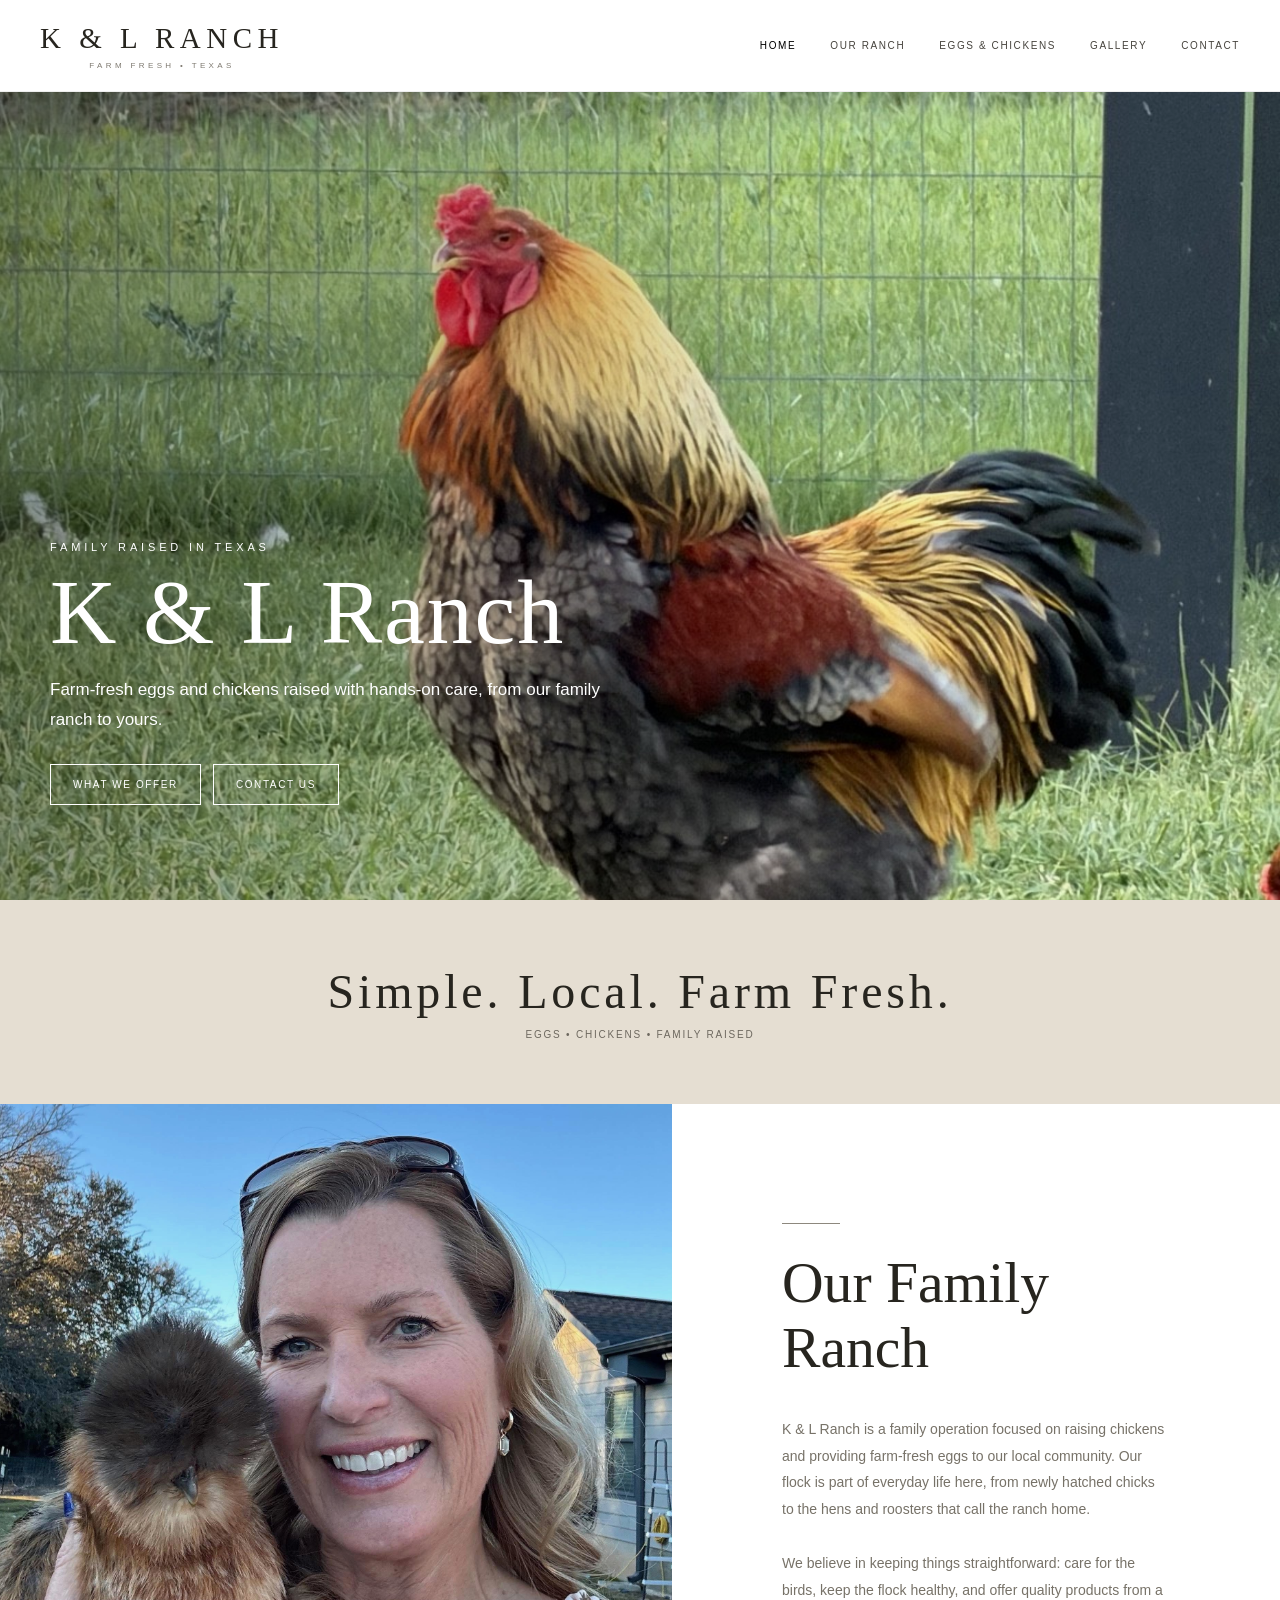
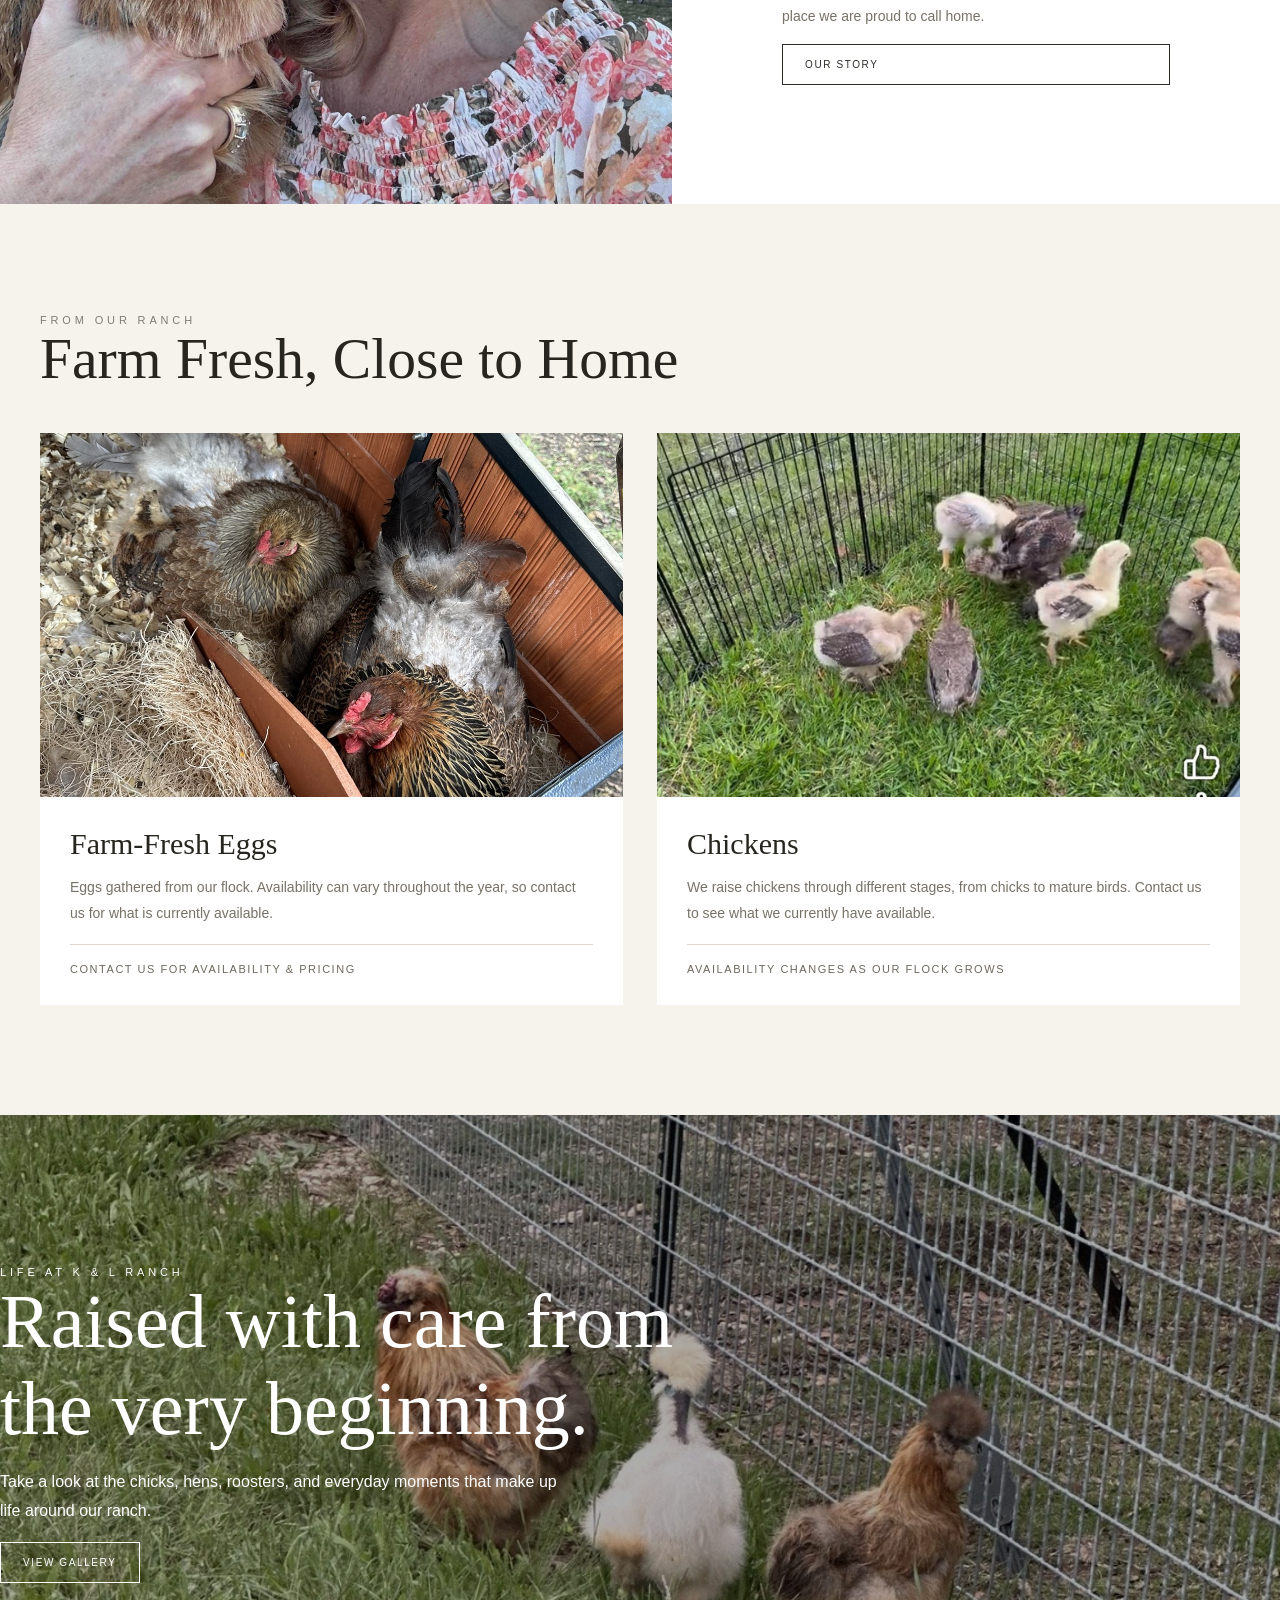
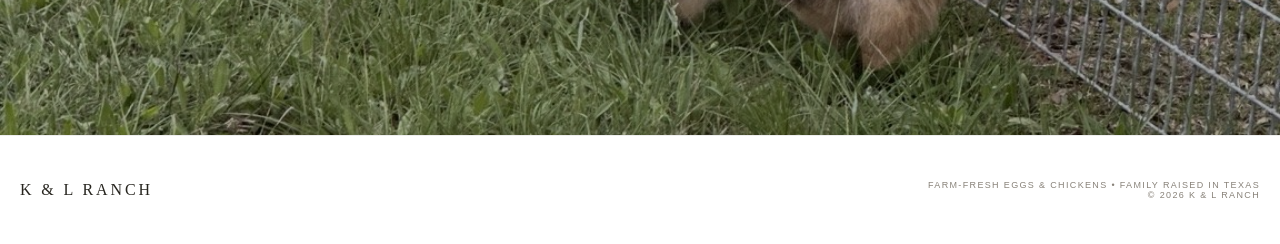
<file: index.html>
<!doctype html><html lang="en"><head><meta charset="utf-8">
<meta name="viewport" content="width=device-width,initial-scale=1,viewport-fit=cover">
<meta name="theme-color" content="#f6f3ed">
<meta name="description" content="K & L Ranch offers farm-fresh eggs and chickens raised with care in Texas.">
<title>K & L Ranch | Farm-Fresh Eggs & Chickens</title><link rel="stylesheet" href="/assets/styles.css"></head>
<body><header class="site-header"><div class="header-inner">
<a class="brand" href="/">K &amp; L RANCH<span>FARM FRESH • TEXAS</span></a>
<button class="menu-btn" aria-label="Open navigation">☰</button><nav class="nav"><a class="active" href="/">Home</a><a class="" href="/our-ranch/">Our Ranch</a><a class="" href="/eggs-chickens/">Eggs & Chickens</a><a class="" href="/gallery/">Gallery</a><a class="" href="/contact/">Contact</a></nav>
</div></header>
<main>
<section class="hero home"><div class="hero-content"><div class="kicker">Family Raised in Texas</div>
<h1>K &amp; L Ranch</h1><p>Farm-fresh eggs and chickens raised with hands-on care, from our family ranch to yours.</p>
<div class="cta-row"><a class="btn light" href="/eggs-chickens/">What We Offer</a><a class="btn light" href="/contact/">Contact Us</a></div></div></section>
<section class="intro-band"><h2>Simple. Local. Farm Fresh.</h2><p>Eggs • Chickens • Family Raised</p></section>
<section class="split"><div class="media"><img src="/assets/images/family-ranch.jpg" alt="K & L Ranch family life"></div>
<div class="copy"><div class="rule"></div><h2>Our Family Ranch</h2><p>K &amp; L Ranch is a family operation focused on raising chickens and providing farm-fresh eggs to our local community. Our flock is part of everyday life here, from newly hatched chicks to the hens and roosters that call the ranch home.</p><p>We believe in keeping things straightforward: care for the birds, keep the flock healthy, and offer quality products from a place we are proud to call home.</p><a class="btn dark" href="/our-ranch/">Our Story</a></div></section>
<section class="section"><div class="container"><div class="kicker" style="color:#827c73">From Our Ranch</div><h2 class="section-title">Farm Fresh, Close to Home</h2>
<div class="cards"><article class="card"><img src="/assets/images/hens-coop.jpg" alt="Hens at K & L Ranch"><div class="card-body"><h3>Farm-Fresh Eggs</h3><p>Eggs gathered from our flock. Availability can vary throughout the year, so contact us for what is currently available.</p><div class="price-line">Contact us for availability &amp; pricing</div></div></article>
<article class="card"><img src="/assets/images/growing-chicks.jpg" alt="Young chickens at K & L Ranch"><div class="card-body"><h3>Chickens</h3><p>We raise chickens through different stages, from chicks to mature birds. Contact us to see what we currently have available.</p><div class="price-line">Availability changes as our flock grows</div></div></article></div></div></section>
<section class="banner"><div class="container"><div class="kicker">Life at K &amp; L Ranch</div><h2>Raised with care from the very beginning.</h2><p>Take a look at the chicks, hens, roosters, and everyday moments that make up life around our ranch.</p><a class="btn light" href="/gallery/">View Gallery</a></div></section>
</main>
<footer><div class="footer-inner"><div class="footer-brand">K &amp; L RANCH</div><div class="footer-meta">Farm-fresh eggs &amp; chickens • Family raised in Texas<br>© 2026 K &amp; L Ranch</div></div></footer><script src="/assets/script.js"></script></body></html>
</file>
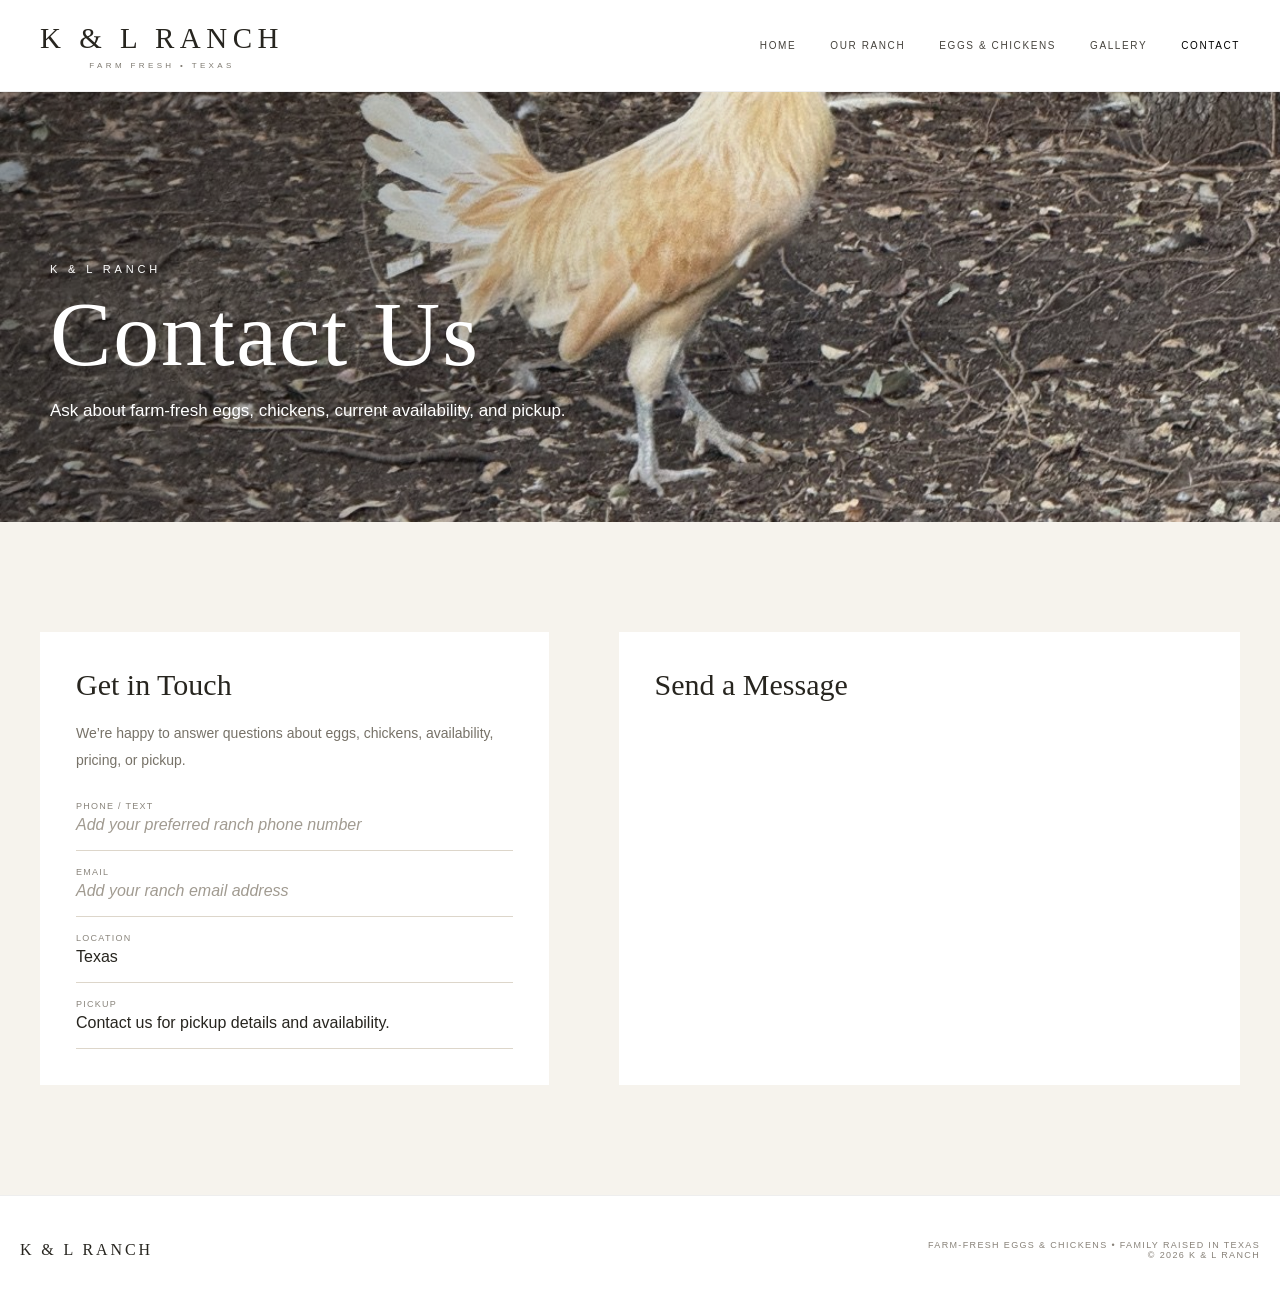
<file: contact/index.html>
<!doctype html><html lang="en"><head><meta charset="utf-8">
<meta name="viewport" content="width=device-width,initial-scale=1,viewport-fit=cover">
<meta name="theme-color" content="#f6f3ed">
<meta name="description" content="K & L Ranch offers farm-fresh eggs and chickens raised with care in Texas.">
<title>Contact | K & L Ranch</title><link rel="stylesheet" href="/assets/styles.css"></head>
<body><header class="site-header"><div class="header-inner">
<a class="brand" href="/">K &amp; L RANCH<span>FARM FRESH • TEXAS</span></a>
<button class="menu-btn" aria-label="Open navigation">☰</button><nav class="nav"><a class="" href="/">Home</a><a class="" href="/our-ranch/">Our Ranch</a><a class="" href="/eggs-chickens/">Eggs & Chickens</a><a class="" href="/gallery/">Gallery</a><a class="active" href="/contact/">Contact</a></nav>
</div></header>
<main><section class="hero page-hero contact-hero"><div class="hero-content"><div class="kicker">K &amp; L Ranch</div><h1>Contact Us</h1><p>Ask about farm-fresh eggs, chickens, current availability, and pickup.</p></div></section>
<section class="section"><div class="container contact-grid">
<div class="contact-card"><h3>Get in Touch</h3><p class="lead">We’re happy to answer questions about eggs, chickens, availability, pricing, or pickup.</p>
<div class="contact-details">
<div class="contact-item"><div class="contact-label">Phone / Text</div><div class="placeholder">Add your preferred ranch phone number</div></div>
<div class="contact-item"><div class="contact-label">Email</div><div class="placeholder">Add your ranch email address</div></div>
<div class="contact-item"><div class="contact-label">Location</div><div>Texas</div></div>
<div class="contact-item"><div class="contact-label">Pickup</div><div>Contact us for pickup details and availability.</div></div>
</div></div>
<div class="contact-card"><h3>Send a Message</h3></div></div></section></main>
<footer><div class="footer-inner"><div class="footer-brand">K &amp; L RANCH</div><div class="footer-meta">Farm-fresh eggs &amp; chickens • Family raised in Texas<br>© 2026 K &amp; L Ranch</div></div></footer><script src="/assets/script.js"></script></body></html>
</file>
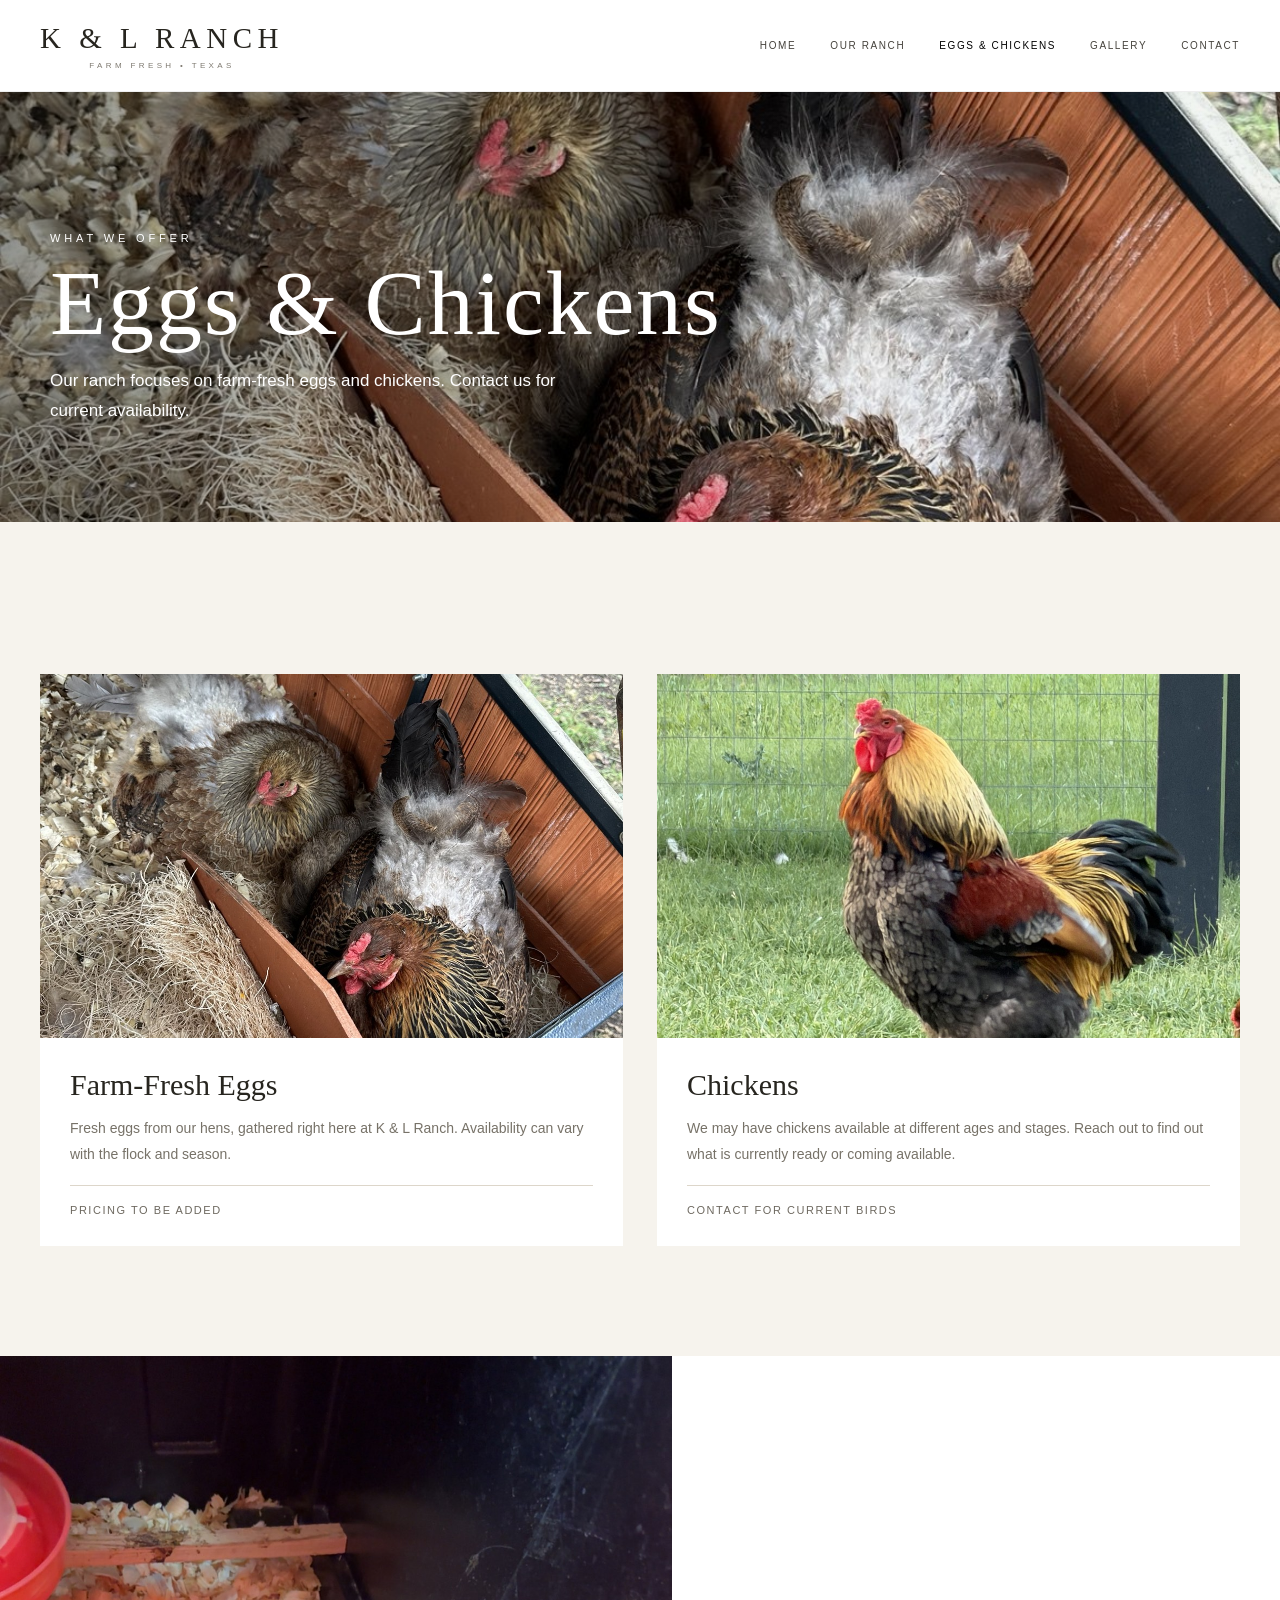
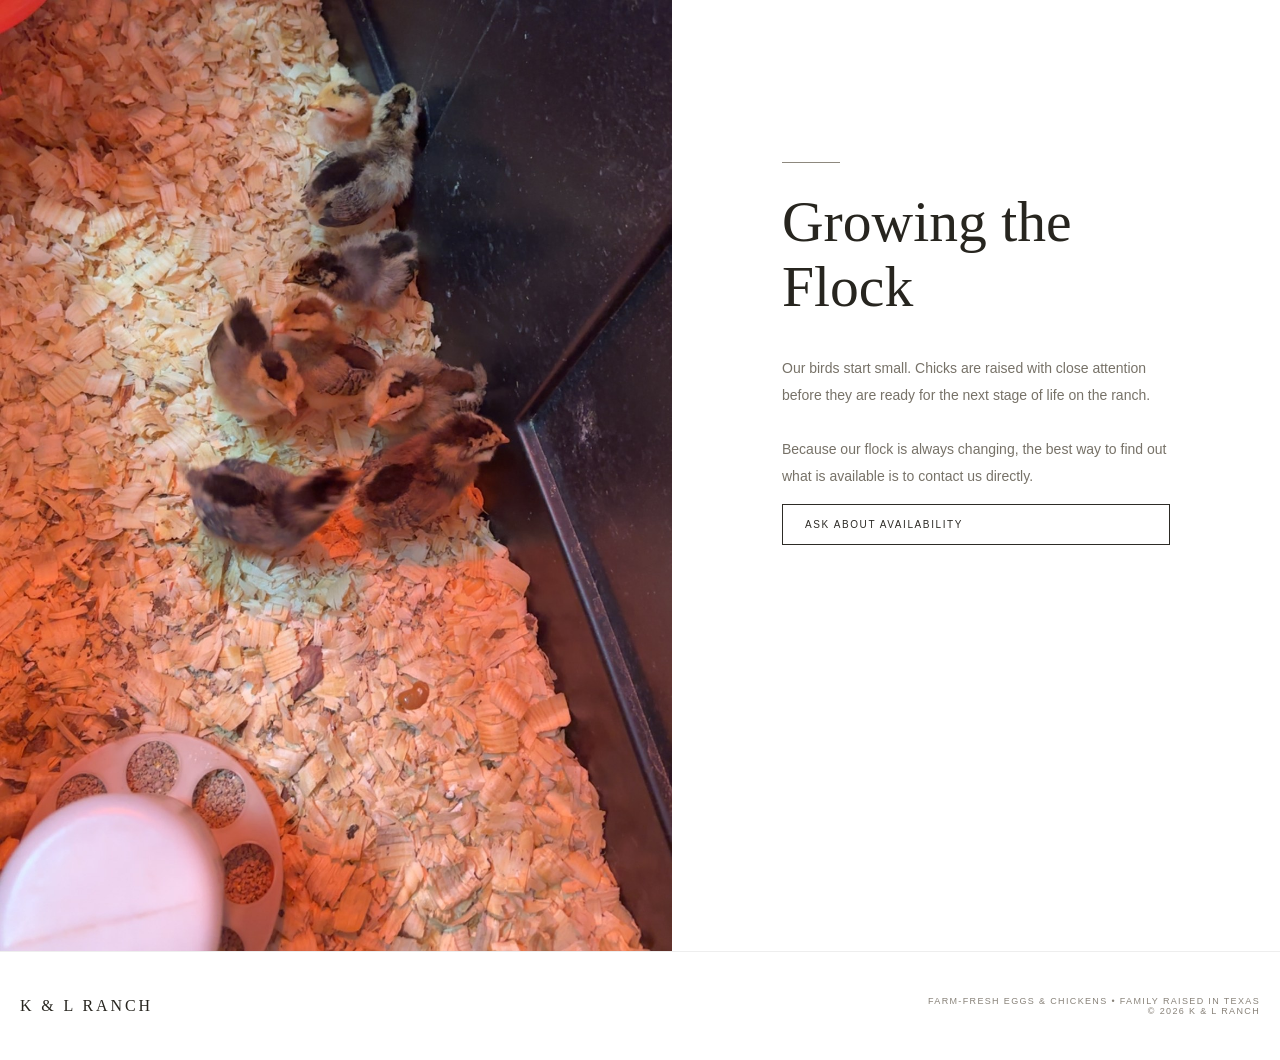
<file: eggs-chickens/index.html>
<!doctype html><html lang="en"><head><meta charset="utf-8">
<meta name="viewport" content="width=device-width,initial-scale=1,viewport-fit=cover">
<meta name="theme-color" content="#f6f3ed">
<meta name="description" content="K & L Ranch offers farm-fresh eggs and chickens raised with care in Texas.">
<title>Eggs & Chickens | K & L Ranch</title><link rel="stylesheet" href="/assets/styles.css"></head>
<body><header class="site-header"><div class="header-inner">
<a class="brand" href="/">K &amp; L RANCH<span>FARM FRESH • TEXAS</span></a>
<button class="menu-btn" aria-label="Open navigation">☰</button><nav class="nav"><a class="" href="/">Home</a><a class="" href="/our-ranch/">Our Ranch</a><a class="active" href="/eggs-chickens/">Eggs & Chickens</a><a class="" href="/gallery/">Gallery</a><a class="" href="/contact/">Contact</a></nav>
</div></header>
<main><section class="hero page-hero products-hero"><div class="hero-content"><div class="kicker">What We Offer</div><h1>Eggs &amp; Chickens</h1><p>Our ranch focuses on farm-fresh eggs and chickens. Contact us for current availability.</p></div></section>
<section class="section"><div class="container"><div class="cards">
<article class="card"><img src="/assets/images/hens-coop.jpg" alt="Hens in the coop"><div class="card-body"><h3>Farm-Fresh Eggs</h3><p>Fresh eggs from our hens, gathered right here at K &amp; L Ranch. Availability can vary with the flock and season.</p><div class="price-line">Pricing to be added</div></div></article>
<article class="card"><img src="/assets/images/featured-rooster.jpg" alt="Rooster at K & L Ranch"><div class="card-body"><h3>Chickens</h3><p>We may have chickens available at different ages and stages. Reach out to find out what is currently ready or coming available.</p><div class="price-line">Contact for current birds</div></div></article>
</div></div></section>
<section class="split"><div class="media"><img src="/assets/images/chicks-brooder.jpg" alt="Chicks in a brooder"></div><div class="copy"><div class="rule"></div><h2>Growing the Flock</h2><p>Our birds start small. Chicks are raised with close attention before they are ready for the next stage of life on the ranch.</p><p>Because our flock is always changing, the best way to find out what is available is to contact us directly.</p><a class="btn dark" href="/contact/">Ask About Availability</a></div></section>
</main>
<footer><div class="footer-inner"><div class="footer-brand">K &amp; L RANCH</div><div class="footer-meta">Farm-fresh eggs &amp; chickens • Family raised in Texas<br>© 2026 K &amp; L Ranch</div></div></footer><script src="/assets/script.js"></script></body></html>
</file>
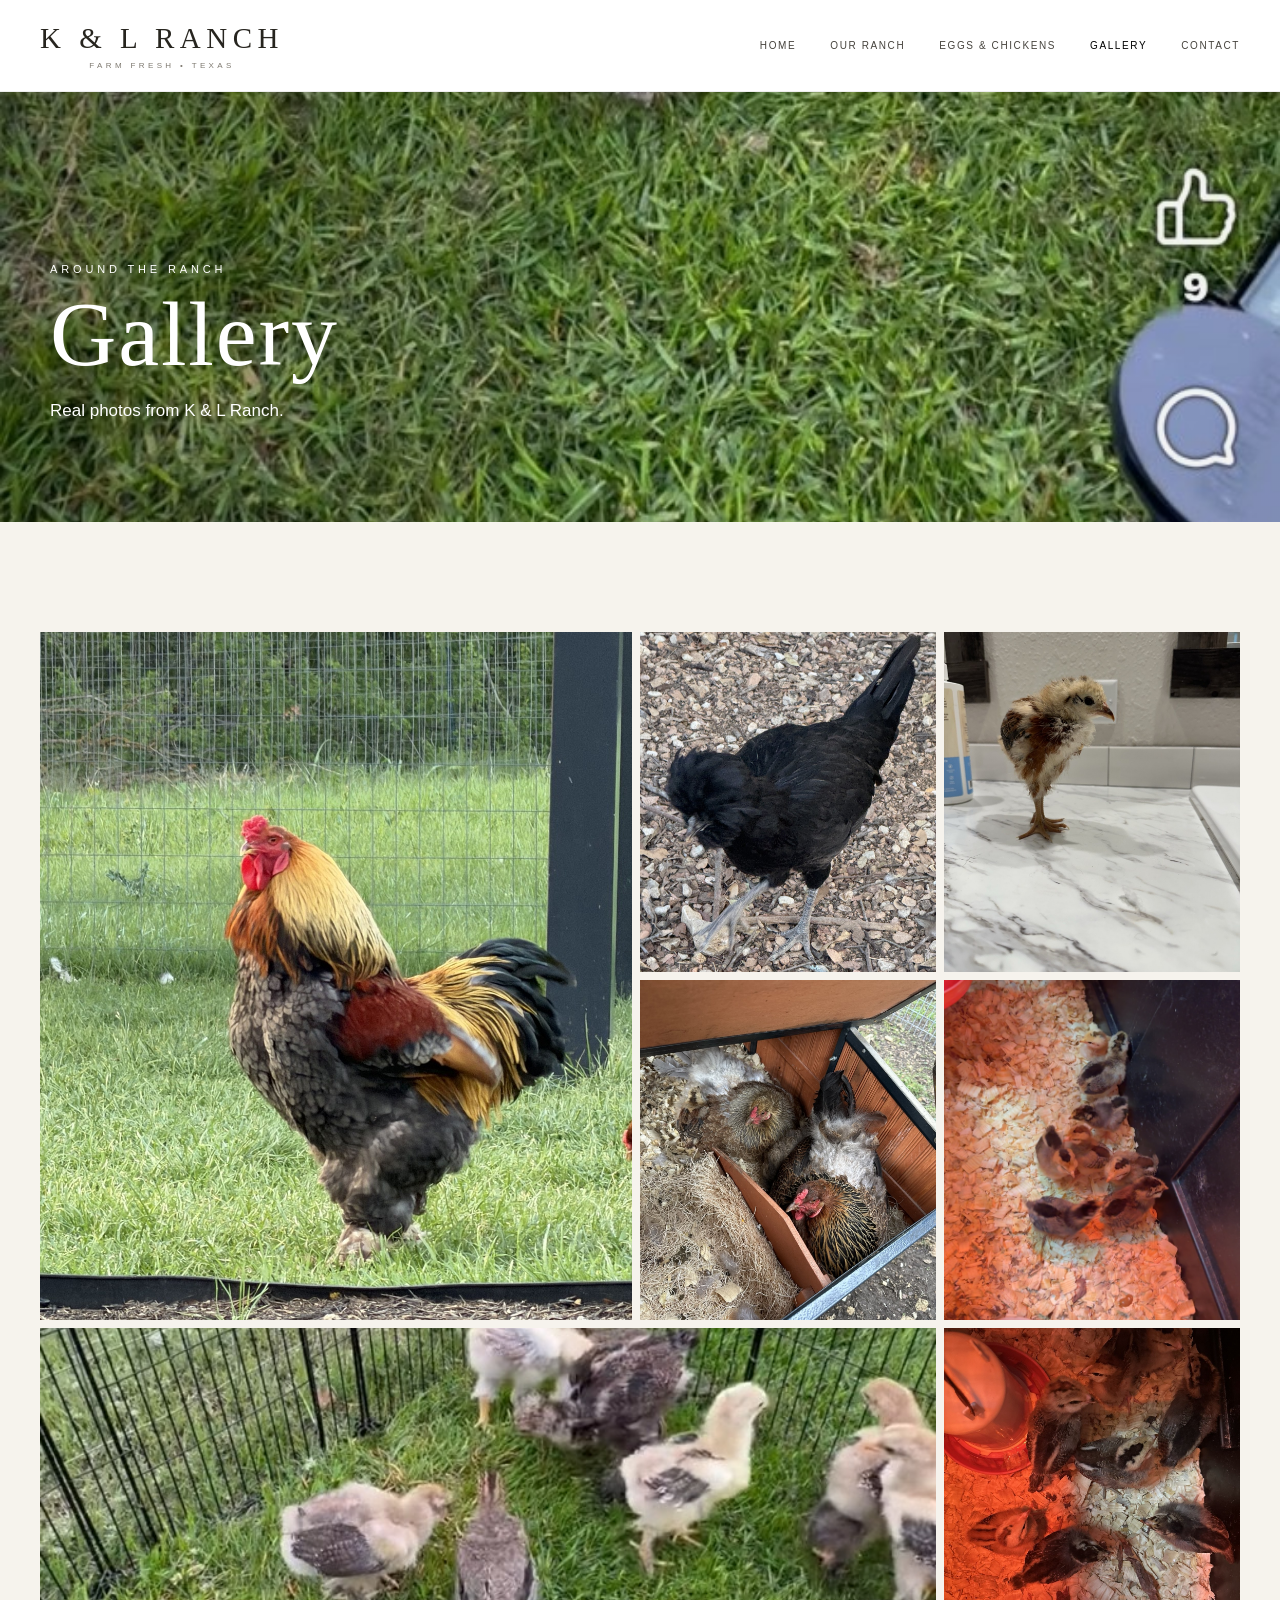
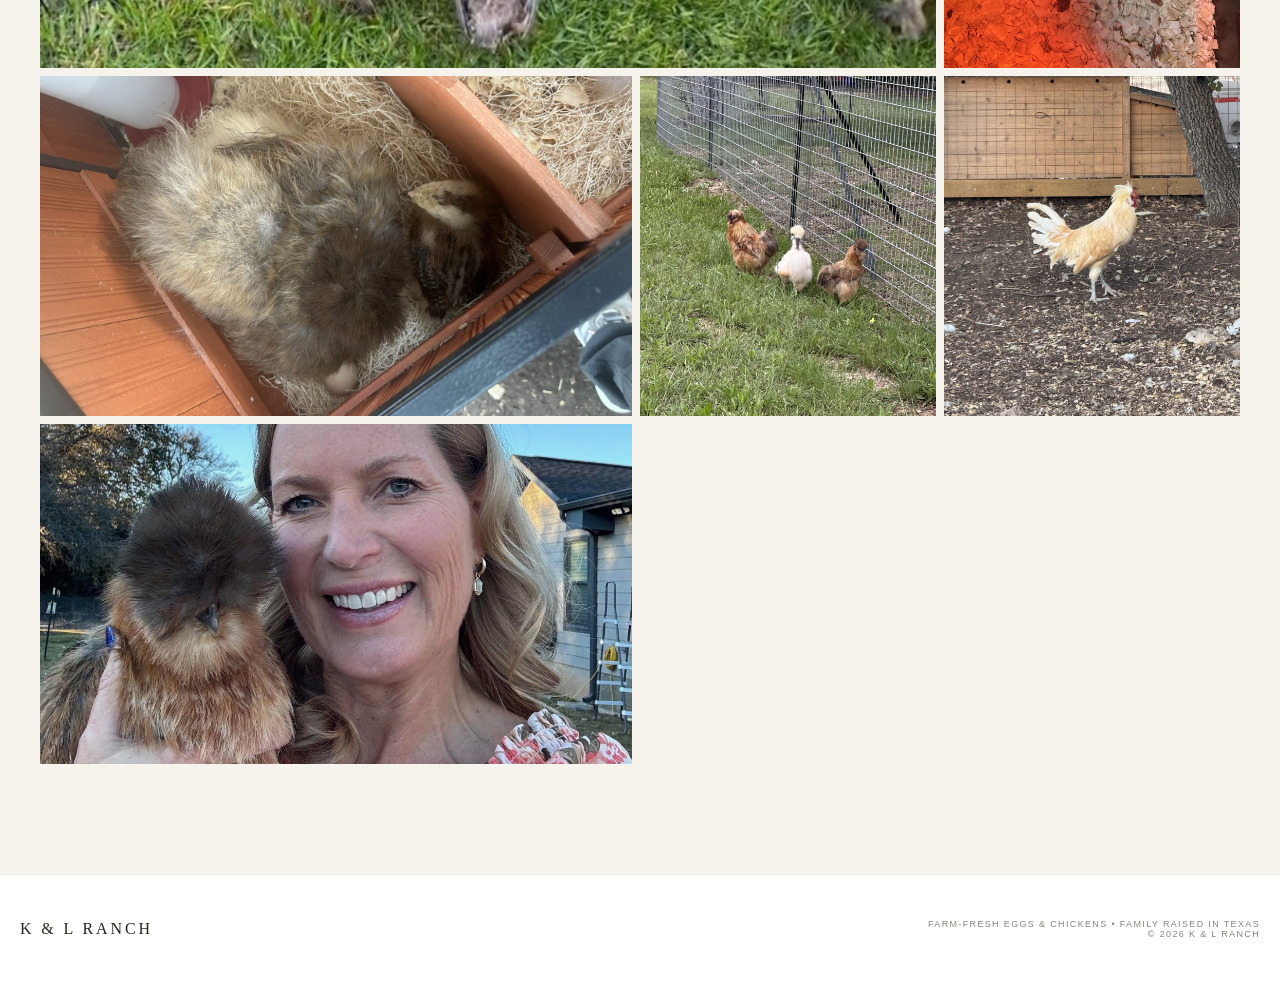
<file: gallery/index.html>
<!doctype html><html lang="en"><head><meta charset="utf-8">
<meta name="viewport" content="width=device-width,initial-scale=1,viewport-fit=cover">
<meta name="theme-color" content="#f6f3ed">
<meta name="description" content="K & L Ranch offers farm-fresh eggs and chickens raised with care in Texas.">
<title>Gallery | K & L Ranch</title><link rel="stylesheet" href="/assets/styles.css"></head>
<body><header class="site-header"><div class="header-inner">
<a class="brand" href="/">K &amp; L RANCH<span>FARM FRESH • TEXAS</span></a>
<button class="menu-btn" aria-label="Open navigation">☰</button><nav class="nav"><a class="" href="/">Home</a><a class="" href="/our-ranch/">Our Ranch</a><a class="" href="/eggs-chickens/">Eggs & Chickens</a><a class="active" href="/gallery/">Gallery</a><a class="" href="/contact/">Contact</a></nav>
</div></header>
<main><section class="hero page-hero gallery-hero"><div class="hero-content"><div class="kicker">Around the Ranch</div><h1>Gallery</h1><p>Real photos from K &amp; L Ranch.</p></div></section>
<section class="section"><div class="container"><div class="mosaic">
<img class="tall" src="/assets/images/featured-rooster.jpg" alt="K & L Ranch rooster">
<img src="/assets/images/black-hen.jpg" alt="Black hen">
<img src="/assets/images/young-chick.jpg" alt="Young chick">
<img src="/assets/images/hens-coop.jpg" alt="Hens nesting">
<img src="/assets/images/chicks-brooder.jpg" alt="Chicks in brooder">
<img class="wide" src="/assets/images/growing-chicks.jpg" alt="Growing chicks outdoors">
<img src="/assets/images/brooder-chicks.jpg" alt="Brooder chicks">
<img src="/assets/images/nesting-chicks.jpg" alt="Nesting chicks">
<img src="/assets/images/silkies.jpg" alt="Silkie chickens">
<img src="/assets/images/rooster-buff.jpg" alt="Buff rooster">
<img src="/assets/images/family-ranch.jpg" alt="Family moment at the ranch">
</div></div></section></main>
<footer><div class="footer-inner"><div class="footer-brand">K &amp; L RANCH</div><div class="footer-meta">Farm-fresh eggs &amp; chickens • Family raised in Texas<br>© 2026 K &amp; L Ranch</div></div></footer><script src="/assets/script.js"></script></body></html>
</file>
<file: assets/styles.css>
:root{
  --ink:#27251f;--muted:#777268;--cream:#f6f3ed;--paper:#fff;
  --sand:#e5ded2;--taupe:#b9ad9d;--line:#ddd6ca;--green:#596453;
  --max:1240px
}
*{box-sizing:border-box}
html{scroll-behavior:smooth}
body{margin:0;background:var(--cream);color:var(--ink);font-family:Arial,Helvetica,sans-serif}
img{max-width:100%;display:block}
a{color:inherit}
.site-header{position:sticky;top:0;z-index:50;height:84px;background:rgba(255,255,255,.97);border-bottom:1px solid #eee;display:flex;align-items:center}
.header-inner{width:min(var(--max),calc(100% - 40px));margin:auto;display:flex;align-items:center;justify-content:space-between;gap:28px}
.brand{text-decoration:none;font-family:Georgia,serif;letter-spacing:.19em;font-size:26px;white-space:nowrap}
.brand span{display:block;font-family:Arial,sans-serif;font-size:8px;letter-spacing:.42em;color:#7f7a71;margin-top:6px;text-align:center}
.nav{display:flex;align-items:center;gap:28px}
.nav a{text-decoration:none;text-transform:uppercase;font-size:10px;letter-spacing:.16em;color:#46433d}
.nav a:hover,.nav a.active{color:#000}
.menu-btn{display:none;border:0;background:none;font-size:28px;padding:8px}
.hero{position:relative;min-height:680px;height:78vh;background:center/cover no-repeat}
.hero.home{background-image:url('images/featured-rooster.jpg');background-position:center 48%;background-size:cover;background-repeat:no-repeat}
.hero:before{content:"";position:absolute;inset:0;background:linear-gradient(90deg,rgba(0,0,0,.42),rgba(0,0,0,.04) 65%)}
.hero-content{position:absolute;left:max(28px,calc((100vw - var(--max))/2));bottom:80px;color:#fff;max-width:650px;padding-right:28px}
.kicker{text-transform:uppercase;letter-spacing:.35em;font-size:11px}
.hero h1{font:normal clamp(54px,7vw,92px)/.95 Georgia,serif;margin:16px 0 18px;letter-spacing:.02em}
.hero p{max-width:520px;font-size:16px;line-height:1.8;margin:0}
.cta-row{display:flex;gap:12px;flex-wrap:wrap;margin-top:28px}
.btn{display:inline-block;padding:14px 22px;text-decoration:none;text-transform:uppercase;letter-spacing:.16em;font-size:10px;border:1px solid currentColor}
.btn.light{color:white}.btn.dark{color:#2d2b26}
.intro-band{text-align:center;background:var(--sand);padding:56px 20px}
.intro-band h2{font:normal clamp(30px,4vw,48px) Georgia,serif;letter-spacing:.08em;margin:0 0 10px}
.intro-band p{margin:0;text-transform:uppercase;letter-spacing:.18em;font-size:10px;color:#6d685f}
.section{padding:90px 20px}
.container{width:min(var(--max),100%);margin:auto}
.split{display:grid;grid-template-columns:1fr 1fr;min-height:620px;background:#fff}
.split.reverse .media{order:2}.split.reverse .copy{order:1}
.media img{width:100%;height:100%;object-fit:cover;min-height:620px}
.copy{padding:clamp(55px,8vw,110px);display:flex;flex-direction:column;justify-content:center}
.rule{width:58px;border-top:1px solid #8d887e;margin-bottom:26px}
.copy h2,.section-title{font:normal clamp(38px,4.5vw,58px) Georgia,serif;margin:0 0 22px}
.copy p,.lead{font-size:14px;line-height:1.9;color:var(--muted)}
.small-note{font-size:12px;color:#89847a;line-height:1.7}
.features{display:grid;grid-template-columns:repeat(3,1fr);gap:22px;margin-top:42px}
.feature{background:#fff;padding:30px;border-top:2px solid var(--taupe)}
.feature h3{font:normal 24px Georgia,serif;margin:0 0 12px}
.feature p{color:var(--muted);font-size:13px;line-height:1.8;margin:0}
.cards{display:grid;grid-template-columns:repeat(2,1fr);gap:26px;margin-top:42px}
.card{background:white}
.card img{width:100%;aspect-ratio:4/3;object-fit:cover}
.card-body{padding:30px}
.card h3{font:normal 30px Georgia,serif;margin:0 0 12px}
.card p{color:var(--muted);line-height:1.8;font-size:14px}
.price-line{margin-top:18px;padding-top:18px;border-top:1px solid var(--line);font-size:11px;letter-spacing:.14em;text-transform:uppercase;color:#6d685f}
.mosaic{display:grid;grid-template-columns:2fr 1fr 1fr;grid-auto-rows:290px;gap:8px}
.mosaic img{width:100%;height:100%;object-fit:cover}
.mosaic .tall{grid-row:span 2}
.mosaic .wide{grid-column:span 2}
.banner{position:relative;min-height:500px;background:url('images/silkies.jpg') center/cover no-repeat;color:#fff;display:flex;align-items:center}
.banner:before{content:"";position:absolute;inset:0;background:rgba(0,0,0,.32)}
.banner .container{position:relative}
.banner h2{font:normal clamp(46px,6vw,76px) Georgia,serif;margin:0 0 16px;max-width:700px}
.banner p{max-width:560px;line-height:1.8}
.page-hero{height:430px;min-height:0;background-position:center}
.page-hero h1{font-size:clamp(48px,7vw,76px)}
.page-hero.gallery-hero{background-image:url('images/growing-chicks.jpg');background-position:center 68%}
.page-hero.ranch-hero{background-image:url('images/family-ranch.jpg')}
.page-hero.products-hero{background-image:url('images/hens-coop.jpg')}
.page-hero.contact-hero{background-image:url('images/rooster-buff.jpg');background-position:center 55%}
.contact-grid{display:grid;grid-template-columns:.9fr 1.1fr;gap:50px}
.contact-card{background:white;padding:36px}
.contact-card h3{font:normal 30px Georgia,serif;margin:0 0 18px}
.contact-details{display:grid;gap:16px;margin-top:28px}
.contact-item{padding-bottom:16px;border-bottom:1px solid var(--line)}
.contact-label{text-transform:uppercase;letter-spacing:.14em;font-size:9px;color:#8a857c;margin-bottom:5px}
.placeholder{color:#a19b91;font-style:italic}
.form{display:grid;gap:16px}
.form input,.form textarea,.form select{width:100%;border:1px solid #d3ccc1;background:#fff;padding:14px 15px;font:14px Arial,sans-serif}
.form textarea{min-height:150px;resize:vertical}
.form button{border:1px solid #2f2d28;background:#2f2d28;color:white;padding:15px;text-transform:uppercase;letter-spacing:.16em;font-size:10px}
.notice{font-size:12px;color:#807b72;line-height:1.6;background:#f2eee7;padding:14px 16px;border-left:2px solid #aaa193}
footer{background:white;border-top:1px solid #eee;padding:44px 20px}
.footer-inner{width:min(var(--max),100%);margin:auto;display:flex;justify-content:space-between;gap:20px;align-items:center}
.footer-brand{font-family:Georgia,serif;letter-spacing:.18em}
.footer-meta{text-transform:uppercase;font-size:9px;letter-spacing:.15em;color:#888279;text-align:right}
@media(max-width:900px){
 .features{grid-template-columns:1fr}
 .contact-grid{grid-template-columns:1fr}
 .mosaic{grid-template-columns:1fr 1fr}
 .mosaic .tall{grid-row:span 1}.mosaic .wide{grid-column:span 2}
}
@media(max-width:760px){
 .site-header{height:72px}.header-inner{width:calc(100% - 32px)}.brand{font-size:19px}.brand span{font-size:7px}
 .menu-btn{display:block}.nav{display:none;position:absolute;top:72px;left:0;right:0;background:#fff;padding:22px 24px;flex-direction:column;align-items:flex-start;border-bottom:1px solid #ddd}
 .nav.open{display:flex}
 .hero{height:72svh;min-height:520px}.hero.home{background-position:54% center}.hero-content{left:24px;bottom:45px}.hero h1{font-size:50px}
 .intro-band{padding:40px 18px}.section{padding:64px 18px}
 .split,.split.reverse{grid-template-columns:1fr;min-height:0}.split.reverse .media,.split.reverse .copy{order:initial}
 .media img{min-height:0;height:58svh}.copy{padding:54px 26px}
 .cards{grid-template-columns:1fr}.mosaic{grid-template-columns:1fr;grid-auto-rows:300px}.mosaic .wide{grid-column:auto}
 .page-hero{height:390px}.page-hero .hero-content{bottom:38px}
 .banner{min-height:520px}
 .footer-inner{flex-direction:column;align-items:flex-start}.footer-meta{text-align:left}
}

@media(min-width:1100px){
  .site-header{height:92px}
  .header-inner{width:min(1380px,calc(100% - 80px))}
  .brand{font-size:29px}
  .nav{gap:34px}
  .nav a{font-size:10px}
  .hero.home{
    min-height:760px;
    height:calc(100vh - 92px);
    background-position:center 46%;
  }
  .hero-content{
    left:max(50px,calc((100vw - 1380px)/2));
    bottom:95px;
    max-width:720px
  }
  .hero h1{font-size:92px}
  .hero p{font-size:17px;max-width:560px}
  .intro-band{padding:64px 20px}
  .split{grid-template-columns:1.05fr .95fr;min-height:700px}
  .media img{min-height:700px}
  .copy{padding:100px 110px}
  .section{padding:110px 40px}
  .container{width:min(1380px,100%)}
  .cards{gap:34px}
  .card img{aspect-ratio:16/10}
  .mosaic{grid-auto-rows:340px}
  .banner{min-height:620px}
  .contact-grid{gap:70px}
}
</file>
